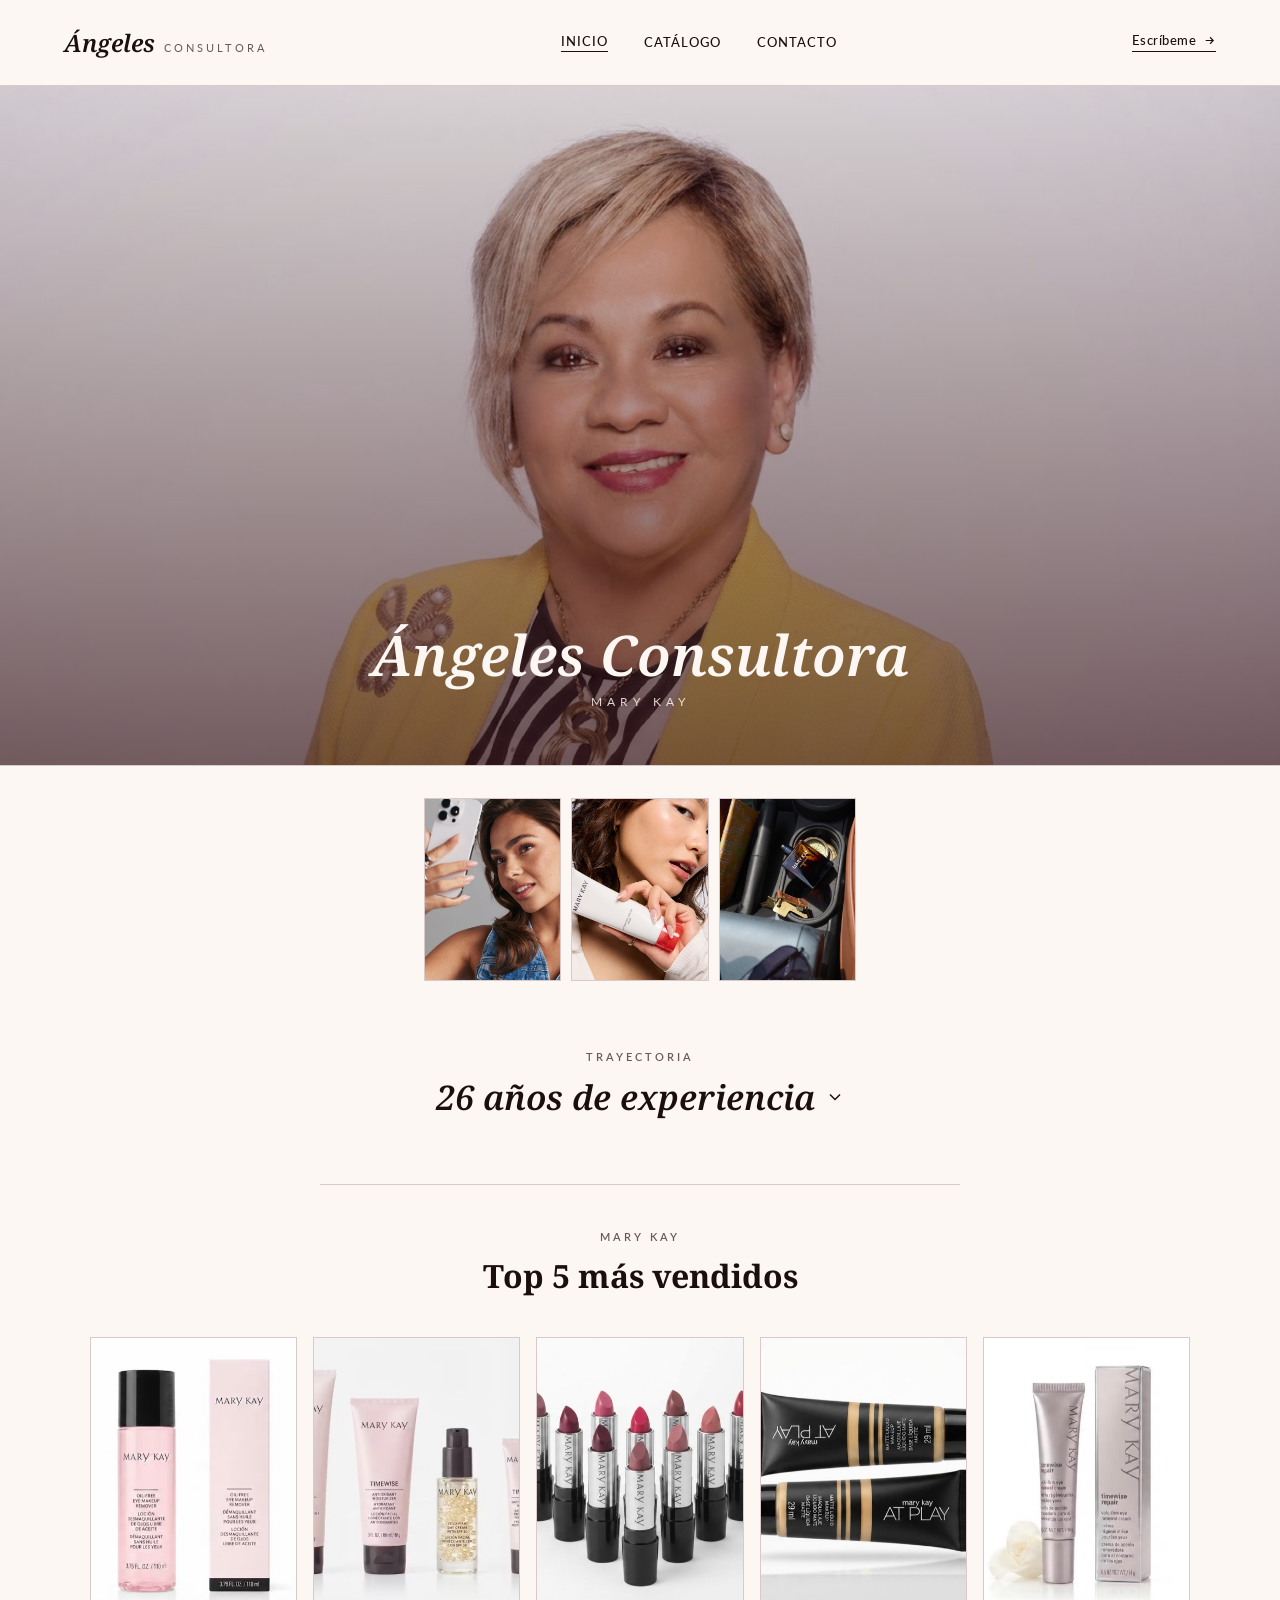
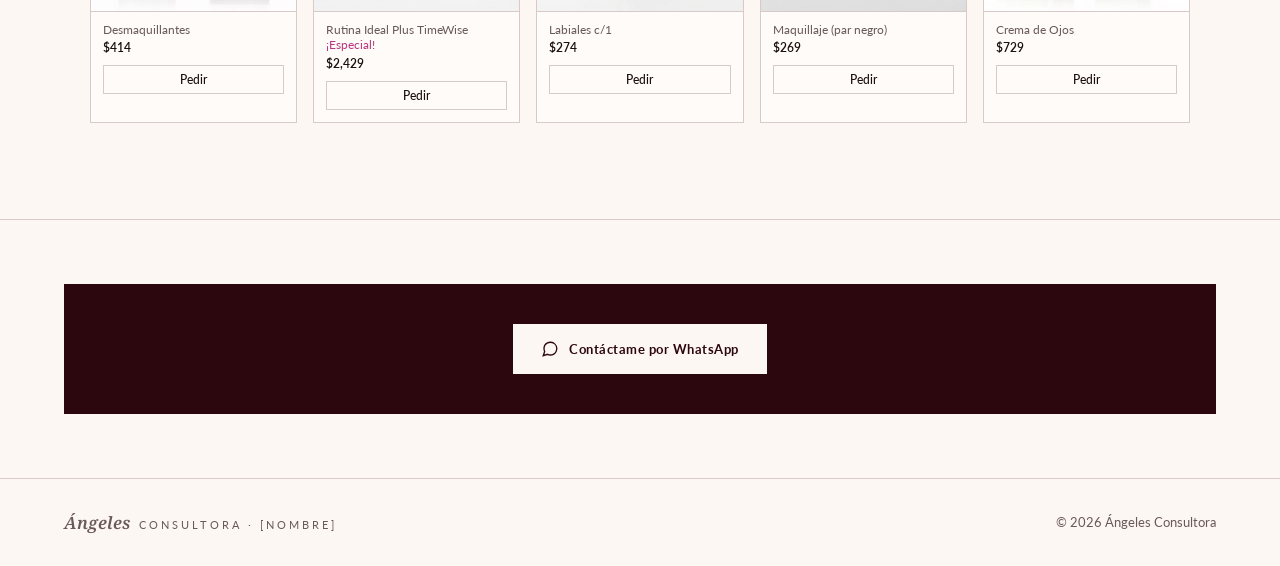
<file: index.html>
<!doctype html>
<html lang="es">
<head>
<meta charset="UTF-8">
<meta name="viewport" content="width=device-width, initial-scale=1.0">
<title>Ángeles Consultora</title>
<link rel="preconnect" href="https://fonts.googleapis.com">
<link rel="preconnect" href="https://fonts.gstatic.com" crossorigin>
<link href="https://fonts.googleapis.com/css2?family=Lato:wght@400;500;700&family=Noto+Serif:ital,wght@0,600;1,500;1,600&display=swap" rel="stylesheet">
<link rel="stylesheet" href="style.css">
</head>
<body>

<header class="site-header">
  <div class="logo">
    <span class="mark">Ángeles</span>
    <span class="sub">Consultora</span>
  </div>
  <nav class="main-nav">
    <a href="index.html" class="active">Inicio</a>
    <a href="catalogo.html">Catálogo</a>
    <a href="#contacto">Contacto</a>
  </nav>
  <a class="btn-whatsapp" href="https://wa.me/5212281542154" target="_blank" rel="noopener">
    Escríbeme
    <svg width="13" height="13" viewBox="0 0 24 24" fill="none" stroke="currentColor" stroke-width="2"><path d="M5 12h14M13 6l6 6-6 6"/></svg>
  </a>
</header>

<section class="hero-photo" style="background-image: linear-gradient(180deg, oklch(20% 0.06 15 / 0.15), oklch(20% 0.06 15 / 0.65)), url('img/abuela.jpg');">
  <div class="hero-photo-name">
    <span class="mark">Ángeles Consultora</span>
    <span class="sub">Mary Kay</span>
  </div>
</section>

<div class="mini-preview">
  <a href="catalogo.html" class="mini-slot"><img src="img/hero-1.jpg" alt="Mary Kay"></a>
  <a href="catalogo.html" class="mini-slot"><img src="img/hero-2.jpg" alt="Mary Kay"></a>
  <a href="catalogo.html" class="mini-slot"><img src="img/hero-3.jpg" alt="Mary Kay"></a>
</div>

<section class="experience">
  <span class="eyebrow">Trayectoria</span>
  <button class="exp-toggle" id="expToggle" aria-expanded="false">
    <h2 class="serif">26 años de experiencia</h2>
    <svg id="expArrow" width="20" height="20" viewBox="0 0 24 24" fill="none" stroke="currentColor" stroke-width="1.8"><path d="M6 9l6 6 6-6"/></svg>
  </button>
  <div class="exp-content" id="expContent">
   <div class="exp-inner">
    <p>Desde julio de 2000 acompaño a mujeres a sentirse seguras y verse hermosas. Empecé como consultora de belleza en ventas y durante muchos años fui reconocida como Reina de Unidad. En 2010 di el paso a Directora, un camino que sostuve durante 13 años hasta 2023 — formando en el camino a una consultora propia hasta convertirla en Directora.</p>
    <div class="exp-photos">
      <img src="img/abuela-carro.jpg" alt="Recibiendo el auto Mary Kay">
      <img src="img/abuela-premio.jpg" alt="Reconocimiento Corte de Iniciación">
    </div>
    <div class="milestones">
      <span>3 anillos de diamante — Corte de Iniciación</span>
      <span>Anillo de diamante en ventas 2018</span>
      <span>Trofeo Sobre Ruedas 2018–2020</span>
    </div>
   </div>
  </div>
</section>

<section class="top-sellers">
  <div class="heading">
    <span class="eyebrow">Mary Kay</span>
    <h2 class="serif">Top 5 más vendidos</h2>
  </div>

  <!-- Reemplaza cada .product-img con tu foto: <div class="product-img"><img src="img/nombre.jpg" alt="..."></div> -->
  <div class="top-sellers-grid">
    <div class="catalog-card">
      <div class="product-img"><img src="img/top-desmaquillante.jpg" alt="Desmaquillante Mary Kay Oil-Free"></div>
      <div class="info"><span class="name">Desmaquillantes</span><span class="price">$414</span></div>
      <a class="order-btn" href="https://wa.me/5212281542154" target="_blank" rel="noopener">Pedir</a>
    </div>
    <div class="catalog-card">
      <div class="product-img"><img src="img/top-rutina.jpg" alt="Rutina Ideal Plus TimeWise Mary Kay"></div>
      <div class="info"><span class="name">Rutina Ideal Plus TimeWise <em>¡Especial!</em></span><span class="price">$2,429</span></div>
      <a class="order-btn" href="https://wa.me/5212281542154" target="_blank" rel="noopener">Pedir</a>
    </div>
    <div class="catalog-card">
      <div class="product-img"><img src="img/top-labiales.jpg" alt="Labiales Mary Kay"></div>
      <div class="info"><span class="name">Labiales c/1</span><span class="price">$274</span></div>
      <a class="order-btn" href="https://wa.me/5212281542154" target="_blank" rel="noopener">Pedir</a>
    </div>
    <div class="catalog-card">
      <div class="product-img"><img src="img/top-atplay.jpg" alt="Mary Kay At Play Maquillaje Líquido Mate"></div>
      <div class="info"><span class="name">Maquillaje (par negro)</span><span class="price">$269</span></div>
      <a class="order-btn" href="https://wa.me/5212281542154" target="_blank" rel="noopener">Pedir</a>
    </div>
    <div class="catalog-card">
      <div class="product-img"><img src="img/top-crema-ojos.jpg" alt="Crema de Ojos TimeWise Repair Mary Kay"></div>
      <div class="info"><span class="name">Crema de Ojos</span><span class="price">$729</span></div>
      <a class="order-btn" href="https://wa.me/5212281542154" target="_blank" rel="noopener">Pedir</a>
    </div>
  </div>
</section>

<section class="contact-band" id="contacto">
  <a href="https://wa.me/5212281542154" target="_blank" rel="noopener">
    <svg width="18" height="18" viewBox="0 0 24 24" fill="none" stroke="currentColor" stroke-width="1.8"><path d="M21 11.5a8.38 8.38 0 0 1-.9 3.8 8.5 8.5 0 0 1-7.6 4.7 8.38 8.38 0 0 1-3.8-.9L3 21l1.9-5.7a8.38 8.38 0 0 1-.9-3.8 8.5 8.5 0 0 1 4.7-7.6 8.38 8.38 0 0 1 3.8-.9h.5a8.48 8.48 0 0 1 8 8v.5z"/></svg>
    Contáctame por WhatsApp
  </a>
</section>

<footer class="site-footer">
  <div class="logo">
    <span class="mark">Ángeles</span>
    <span class="sub">Consultora · [NOMBRE]</span>
  </div>
  <span>© 2026 Ángeles Consultora</span>
</footer>

<script>
const expToggle = document.getElementById('expToggle');
const expContent = document.getElementById('expContent');
expToggle.addEventListener('click', () => {
  const open = expContent.classList.toggle('open');
  expToggle.setAttribute('aria-expanded', open);
});

const contactLink = document.querySelector('.contact-band a');
if (contactLink) {
  const msg = `Hola, vi esta página y me interesa:\n${window.location.href}`;
  contactLink.href = `https://wa.me/5212281542154?text=${encodeURIComponent(msg)}`;
}
</script>

</body>
</html>
</file>
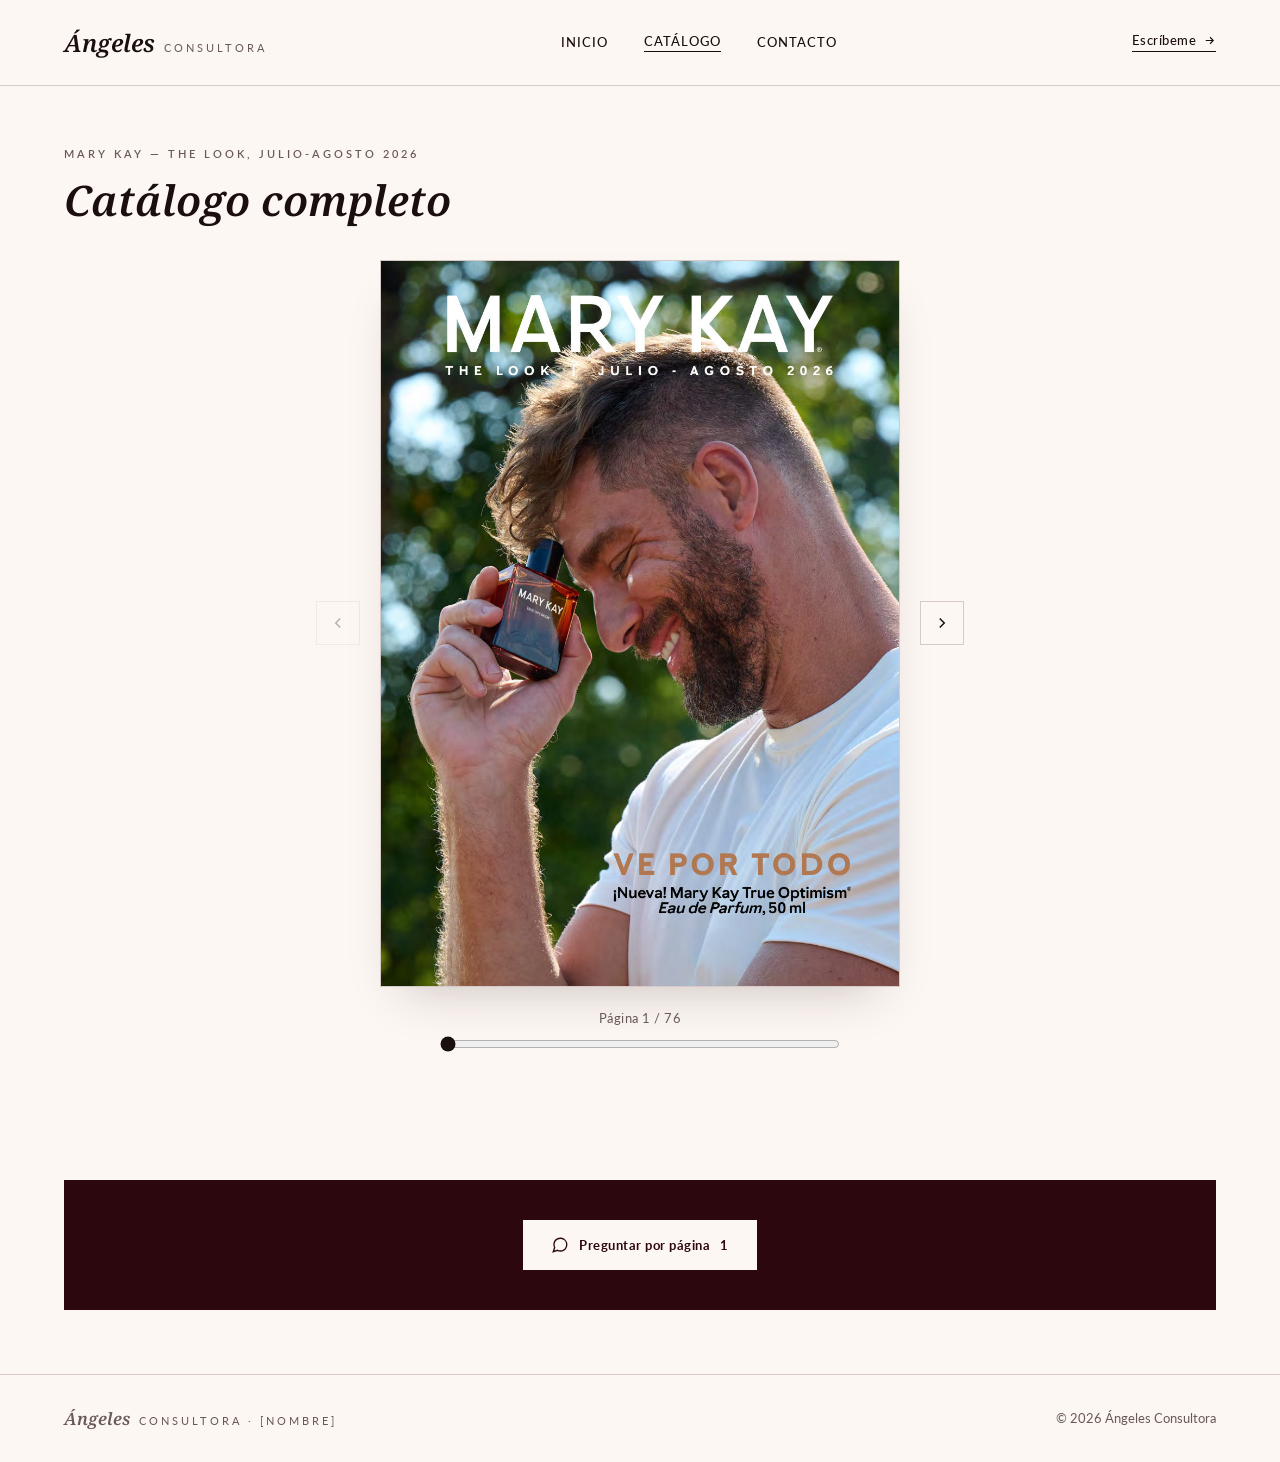
<file: catalogo.html>
<!doctype html>
<html lang="es">
<head>
<meta charset="UTF-8">
<meta name="viewport" content="width=device-width, initial-scale=1.0">
<title>Catálogo — Ángeles Consultora</title>
<link rel="preconnect" href="https://fonts.googleapis.com">
<link rel="preconnect" href="https://fonts.gstatic.com" crossorigin>
<link href="https://fonts.googleapis.com/css2?family=Lato:wght@400;500;700&family=Noto+Serif:ital,wght@0,600;1,500;1,600&display=swap" rel="stylesheet">
<link rel="stylesheet" href="style.css">
</head>
<body>

<header class="site-header">
  <div class="logo">
    <span class="mark">Ángeles</span>
    <span class="sub">Consultora</span>
  </div>
  <nav class="main-nav">
    <a href="index.html">Inicio</a>
    <a href="catalogo.html" class="active">Catálogo</a>
    <a href="index.html#contacto">Contacto</a>
  </nav>
  <a class="btn-whatsapp" href="https://wa.me/5212281542154" target="_blank" rel="noopener">
    Escríbeme
    <svg width="13" height="13" viewBox="0 0 24 24" fill="none" stroke="currentColor" stroke-width="2"><path d="M5 12h14M13 6l6 6-6 6"/></svg>
  </a>
</header>

<div class="catalog-head">
  <span class="eyebrow">Mary Kay — The Look, Julio-Agosto 2026</span>
  <h1 class="serif">Catálogo completo</h1>
</div>

<div class="flipbook" id="flipbook">
  <button class="flip-arrow flip-prev" id="prevBtn" aria-label="Página anterior">
    <svg width="18" height="18" viewBox="0 0 24 24" fill="none" stroke="currentColor" stroke-width="2"><path d="M15 18l-6-6 6-6"/></svg>
  </button>

  <div class="flip-page">
    <img id="pageImg" src="img/catalogo/pagina-01.jpg" alt="Página 1">
  </div>

  <button class="flip-arrow flip-next" id="nextBtn" aria-label="Página siguiente">
    <svg width="18" height="18" viewBox="0 0 24 24" fill="none" stroke="currentColor" stroke-width="2"><path d="M9 18l6-6-6-6"/></svg>
  </button>
</div>

<div class="flip-controls">
  <span id="pageCounter">Página 1 / 76</span>
  <input type="range" id="pageSlider" min="1" max="76" value="1">
</div>

<section class="contact-band">
  <a href="https://wa.me/5212281542154" target="_blank" rel="noopener">
    <svg width="18" height="18" viewBox="0 0 24 24" fill="none" stroke="currentColor" stroke-width="1.8"><path d="M21 11.5a8.38 8.38 0 0 1-.9 3.8 8.5 8.5 0 0 1-7.6 4.7 8.38 8.38 0 0 1-3.8-.9L3 21l1.9-5.7a8.38 8.38 0 0 1-.9-3.8 8.5 8.5 0 0 1 4.7-7.6 8.38 8.38 0 0 1 3.8-.9h.5a8.48 8.48 0 0 1 8 8v.5z"/></svg>
    Preguntar por página <span id="contactPageNum">1</span>
  </a>
</section>

<footer class="site-footer">
  <div class="logo">
    <span class="mark">Ángeles</span>
    <span class="sub">Consultora · [NOMBRE]</span>
  </div>
  <span>© 2026 Ángeles Consultora</span>
</footer>

<script>
const TOTAL_PAGES = 76;
const params = new URLSearchParams(window.location.search);
let current = parseInt(params.get('p'), 10) || 1;
if (current < 1 || current > TOTAL_PAGES) current = 1;
const img = document.getElementById('pageImg');
const counter = document.getElementById('pageCounter');
const slider = document.getElementById('pageSlider');
const prevBtn = document.getElementById('prevBtn');
const nextBtn = document.getElementById('nextBtn');
const contactLink = document.querySelector('.contact-band a');

function pad(n) { return String(n).padStart(2, '0'); }

function preload(n) {
  if (n < 1 || n > TOTAL_PAGES) return;
  const p = new Image();
  p.src = `img/catalogo/pagina-${pad(n)}.jpg`;
}

function updateURL() {
  const url = new URL(window.location.href);
  url.searchParams.set('p', current);
  window.history.replaceState({}, '', url);
}

function updateContact() {
  if (!contactLink) return;
  const msg = `Hola, vi el catálogo (página ${current} de ${TOTAL_PAGES}) y me interesa:\n${window.location.href}`;
  contactLink.href = `https://wa.me/5212281542154?text=${encodeURIComponent(msg)}`;
  const pageNumEl = document.getElementById('contactPageNum');
  if (pageNumEl) pageNumEl.textContent = current;
}

function render() {
  img.src = `img/catalogo/pagina-${pad(current)}.jpg`;
  img.alt = `Página ${current}`;
  counter.textContent = `Página ${current} / ${TOTAL_PAGES}`;
  slider.value = current;
  prevBtn.disabled = current === 1;
  nextBtn.disabled = current === TOTAL_PAGES;
  preload(current + 1);
  preload(current - 1);
  updateURL();
  updateContact();
}

function goTo(n) {
  current = Math.min(TOTAL_PAGES, Math.max(1, n));
  render();
}

prevBtn.addEventListener('click', () => goTo(current - 1));
nextBtn.addEventListener('click', () => goTo(current + 1));
slider.addEventListener('input', () => goTo(parseInt(slider.value, 10)));

document.addEventListener('keydown', (e) => {
  if (e.key === 'ArrowRight') goTo(current + 1);
  if (e.key === 'ArrowLeft') goTo(current - 1);
});

let touchStartX = null;
const flipPage = document.querySelector('.flip-page');
flipPage.addEventListener('touchstart', (e) => { touchStartX = e.touches[0].clientX; });
flipPage.addEventListener('touchend', (e) => {
  if (touchStartX === null) return;
  const dx = e.changedTouches[0].clientX - touchStartX;
  if (Math.abs(dx) > 40) goTo(dx < 0 ? current + 1 : current - 1);
  touchStartX = null;
});

render();
</script>

</body>
</html>
</file>
<file: style.css>
* { box-sizing: border-box; margin: 0; padding: 0; }

:root {
  --wine: oklch(20% 0.06 15);
  --ink: oklch(18% 0.02 20);
  --muted: oklch(48% 0.02 20);
  --line: oklch(85% 0.015 30);
  --cream: oklch(98% 0.008 60);
  --mk: oklch(55% 0.18 350);
}

html { background: var(--cream); }

body {
  font-family: 'Lato', system-ui, sans-serif;
  color: var(--ink);
  background: var(--cream);
  -webkit-font-smoothing: antialiased;
}

a { color: inherit; text-decoration: none; }

.serif { font-family: 'Noto Serif', Georgia, serif; }

/* header */
.site-header {
  display: flex;
  align-items: center;
  justify-content: space-between;
  padding: 26px 64px;
  border-bottom: 1px solid var(--line);
}
.logo { display: flex; align-items: baseline; gap: 9px; }
.logo .mark { font-family: 'Noto Serif', Georgia, serif; font-style: italic; font-weight: 600; font-size: 24px; }
.logo .sub { font-size: 11px; letter-spacing: 3px; text-transform: uppercase; color: var(--muted); }

nav.main-nav { display: flex; align-items: center; gap: 36px; }
nav.main-nav a { font-size: 12.5px; letter-spacing: 1px; text-transform: uppercase; font-weight: 500; }
nav.main-nav a.active { border-bottom: 1px solid var(--ink); padding-bottom: 2px; }

.btn-whatsapp {
  display: flex; align-items: center; gap: 7px;
  border-bottom: 1px solid var(--ink);
  padding-bottom: 3px;
  font-size: 12.5px; letter-spacing: 0.5px; font-weight: 500;
}

/* hero */
.hero-photo {
  width: 100%;
  aspect-ratio: 1.7 / 1;
  min-height: 380px;
  max-height: 680px;
  background-size: cover;
  background-repeat: no-repeat;
  background-position: center;
  display: flex;
  align-items: flex-end;
  justify-content: center;
  padding-bottom: 56px;
  border-bottom: 1px solid var(--line);
}
.hero-photo-name { display: flex; flex-direction: column; align-items: center; gap: 12px; text-align: center; }
.hero-photo-name .mark { font-family: 'Noto Serif', Georgia, serif; font-style: italic; font-weight: 600; font-size: 56px; line-height: 1; color: oklch(98% 0.008 60); }
.hero-photo-name .sub { font-size: 12px; letter-spacing: 5px; text-transform: uppercase; color: oklch(98% 0.008 60 / 0.85); }

.mini-preview {
  display: grid;
  grid-template-columns: repeat(3, minmax(0, 1fr));
  gap: 10px;
  max-width: 480px;
  margin: 32px auto;
  padding: 0 24px;
}
.mini-slot { aspect-ratio: 3 / 4; overflow: hidden; display: block; border: 1px solid var(--line); }
.mini-slot img { width: 100%; height: 100%; object-fit: cover; display: block; }

.experience {
  max-width: 640px;
  margin: 0 auto;
  padding: 32px 64px 64px;
  text-align: center;
  border-bottom: 1px solid var(--line);
}
.experience .eyebrow { font-size: 11px; letter-spacing: 3px; text-transform: uppercase; color: var(--muted); font-weight: 600; }

.exp-toggle {
  display: flex;
  align-items: center;
  justify-content: center;
  gap: 10px;
  margin: 10px auto 0;
  background: none;
  border: none;
  cursor: pointer;
  color: var(--ink);
  font-family: inherit;
}
.exp-toggle h2 { font-size: 34px; margin: 0; font-style: italic; font-weight: 600; }
.exp-toggle svg { flex-shrink: 0; transition: transform 0.25s ease; }
.exp-toggle[aria-expanded="true"] svg { transform: rotate(180deg); }

.exp-content {
  display: grid;
  grid-template-rows: 0fr;
  opacity: 0;
  transition: grid-template-rows 0.35s ease, opacity 0.3s ease;
}
.exp-content.open { grid-template-rows: 1fr; opacity: 1; }
.exp-inner { overflow: hidden; min-height: 0; }
.exp-content p { font-size: 15px; line-height: 1.7; color: var(--muted); margin-top: 20px; }

.exp-photos {
  display: grid;
  grid-template-columns: repeat(2, minmax(0, 1fr));
  gap: 10px;
  margin-top: 20px;
}
.exp-photos img { width: 100%; aspect-ratio: 4 / 3; object-fit: cover; display: block; border: 1px solid var(--line); }

.milestones {
  display: flex;
  flex-wrap: wrap;
  justify-content: center;
  gap: 10px 18px;
  margin-top: 24px;
  padding-top: 20px;
  border-top: 1px solid var(--line);
}
.milestones span { font-size: 11.5px; letter-spacing: 0.3px; color: var(--ink); font-weight: 500; }

.catalog-preview {
  display: grid;
  grid-template-columns: repeat(3, minmax(0, 1fr));
  gap: 24px;
  width: 100%;
  max-width: 1100px;
}

.img-slot {
  aspect-ratio: 3 / 4;
  border: 1.5px dashed var(--line);
  display: flex;
  flex-direction: column;
  align-items: center;
  justify-content: center;
  gap: 10px;
  color: var(--muted);
  background: oklch(99% 0.005 60);
  background-size: cover;
  background-position: center;
}
.img-slot span { font-size: 11px; letter-spacing: 1px; text-transform: uppercase; }

/* top sellers */
.top-sellers {
  padding: 40px 64px 96px;
  border-bottom: 1px solid var(--line);
  display: flex;
  flex-direction: column;
  align-items: center;
  gap: 40px;
}
.top-sellers .heading { text-align: center; }
.top-sellers .eyebrow { font-size: 11px; letter-spacing: 3px; text-transform: uppercase; color: var(--muted); font-weight: 600; }
.top-sellers h2 { font-size: 32px; margin: 10px 0 0; }

.top-sellers-grid {
  display: grid;
  grid-template-columns: repeat(5, minmax(0, 1fr));
  gap: 16px;
  width: 100%;
  max-width: 1100px;
}
.top-sellers-grid .catalog-card { font-size: 12px; }
.top-sellers-grid .catalog-card .img-slot,
.top-sellers-grid .catalog-card .product-img {
  aspect-ratio: 3 / 4;
  border-bottom: 1px solid var(--line);
  background: oklch(99% 0.005 60);
  display: flex;
  align-items: center;
  justify-content: center;
  overflow: hidden;
}
.top-sellers-grid .catalog-card .product-img img {
  width: 100%;
  height: 100%;
  object-fit: cover;
}
.top-sellers-grid .catalog-card .info {
  display: flex;
  flex-direction: column;
  gap: 3px;
  padding: 10px 12px 0;
}
.top-sellers-grid .catalog-card .name { color: var(--muted); line-height: 1.3; }
.top-sellers-grid .catalog-card .name em { font-style: normal; color: var(--mk); }
.top-sellers-grid .catalog-card .price { font-weight: 600; color: var(--ink); }
.top-sellers-grid .catalog-card .order-btn { margin: 10px 12px 12px; padding: 7px; font-size: 11.5px; }

/* footer / contact */
.contact-band {
  margin: 64px;
  background: var(--wine);
  padding: 40px 56px;
  display: flex;
  align-items: center;
  justify-content: center;
}
.contact-band a {
  display: flex; align-items: center; gap: 10px;
  background: var(--cream); color: var(--wine);
  padding: 16px 28px; font-size: 13px; font-weight: 700; letter-spacing: 0.5px;
}

.site-footer {
  display: flex; align-items: center; justify-content: space-between;
  padding: 32px 64px; border-top: 1px solid var(--line);
  font-size: 12.5px; color: var(--muted);
}
.site-footer .logo .mark { font-size: 17px; }

/* catalog page */
.catalog-head { padding: 56px 64px 32px; }
.catalog-head .eyebrow { font-size: 11px; letter-spacing: 3px; text-transform: uppercase; color: var(--muted); font-weight: 600; }
.catalog-head h1 { font-size: 42px; margin: 10px 0 0; font-style: italic; font-weight: 600; }

.flipbook {
  display: flex;
  align-items: center;
  justify-content: center;
  gap: 20px;
  padding: 0 24px 24px;
}
.flip-page {
  flex-shrink: 1;
  min-width: 0;
  max-width: 520px;
  border: 1px solid var(--line);
  background: oklch(95% 0.01 60);
  box-shadow: 0 24px 48px -24px oklch(20% 0.02 20 / 0.25);
}
.flip-page img { width: 100%; display: block; aspect-ratio: 953 / 1333; object-fit: cover; }
.flip-arrow {
  flex-shrink: 0;
  width: 44px; height: 44px;
  border: 1px solid var(--line);
  background: var(--cream);
  display: flex; align-items: center; justify-content: center;
  color: var(--ink);
  cursor: pointer;
}
.flip-arrow:disabled { opacity: 0.3; cursor: default; }
.flip-arrow:not(:disabled):hover { background: var(--ink); color: var(--cream); }

.flip-controls {
  display: flex;
  flex-direction: column;
  align-items: center;
  gap: 10px;
  padding: 0 24px 64px;
}
.flip-controls span { font-size: 12.5px; color: var(--muted); letter-spacing: 0.5px; }
.flip-controls input[type="range"] { width: min(400px, 80vw); accent-color: var(--ink); }

.tabs { display: flex; gap: 8px; border-bottom: 1px solid var(--line); padding: 0 64px; }
.tab {
  padding: 14px 22px; font-size: 13px; letter-spacing: 0.5px; font-weight: 500;
  color: var(--muted); border-bottom: 2px solid transparent; margin-bottom: -1px;
  cursor: pointer; background: none; border-top: none; border-left: none; border-right: none;
  font-family: inherit;
}
.tab.active { color: var(--ink); font-weight: 600; border-bottom-color: var(--ink); }

.catalog-grid {
  display: grid;
  grid-template-columns: repeat(4, minmax(0, 1fr));
  gap: 24px;
  padding: 32px 64px 96px;
}
.catalog-card { display: flex; flex-direction: column; border: 1px solid var(--line); background: oklch(99% 0.005 60); }
.catalog-card .img-slot { aspect-ratio: 3 / 4; border: none; border-bottom: 1px solid var(--line); }
.catalog-card .brand-tag {
  font-size: 10px; letter-spacing: 1.5px; text-transform: uppercase; font-weight: 600;
  padding: 12px 14px 0;
}
.catalog-card .brand-tag.mk { color: var(--mk); }
.catalog-card .order-btn {
  display: flex; align-items: center; justify-content: center; gap: 6px;
  margin: 14px; padding: 10px;
  border: 1px solid var(--line);
  font-size: 12.5px; font-weight: 500;
}

@media (max-width: 900px) {
  .site-header, .hero, .contact-band, .site-footer, .catalog-head, .tabs, .catalog-grid, .top-sellers { padding-left: 24px; padding-right: 24px; }
  .site-header { flex-wrap: wrap; row-gap: 14px; }
  nav.main-nav { gap: 20px; order: 3; width: 100%; }
  .catalog-preview, .catalog-grid, .top-sellers-grid { grid-template-columns: repeat(2, minmax(0, 1fr)); }
  .contact-band { margin: 24px; }
}

@media (max-width: 520px) {
  .catalog-preview, .catalog-grid, .top-sellers-grid { grid-template-columns: 1fr; }
  .flipbook { gap: 8px; }
  .flip-arrow { width: 36px; height: 36px; }
  .hero-photo-name .mark { font-size: 40px; }
  .hero-photo { min-height: 300px; }
  .contact-band { flex-direction: column; padding: 32px 24px; }
}
</file>
